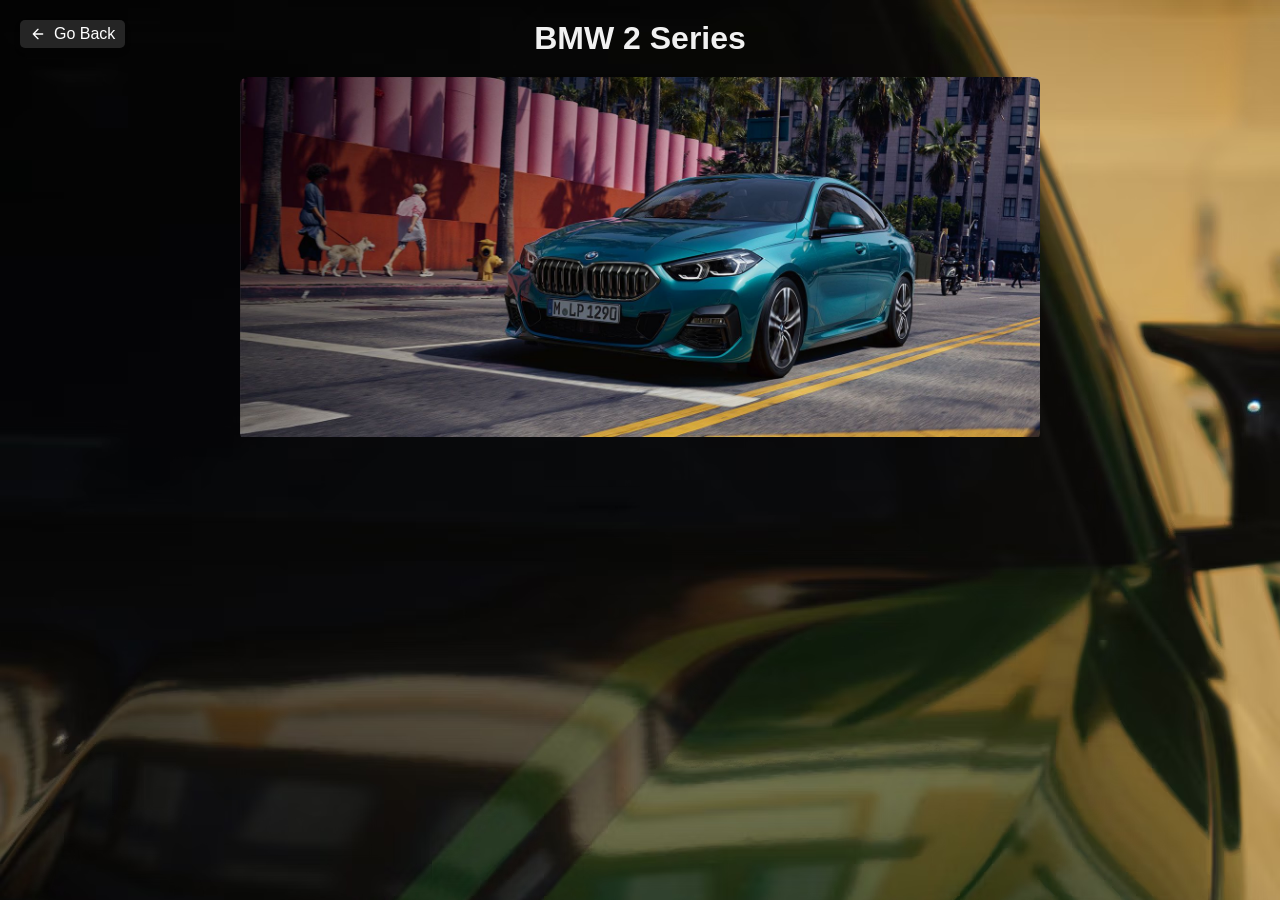
<file: car1.html>
<!DOCTYPE html>
<html lang="en">
<head>
    <meta charset="UTF-8">
    <meta name="viewport" content="width=device-width, initial-scale=1.0">
    <title>BMW Racing Cars</title>
    <style>
        /* General reset for the page */
        * {
            margin: 0;
            padding: 0;
            box-sizing: border-box;
            font-family: Arial, sans-serif;
        }

        body {
            background-image: url("back12.avif");
            color: #fff;
            display: flex;
            justify-content: center;
            align-items: center;
            flex-direction: column;
            padding: 20px;
        }

        h1 {
            margin-bottom: 20px;
            font-size: 2em;
            text-align: center;
            color: #f1f1f1;
        }

        button{
            color: white;
            background-color: rgba(0, 0, 0, 0.063);
        }
        button:hover{
            color: rgb(146, 144, 245);
        }


        .car-list {
            display: flex;
            flex-direction: column;
            gap: 20px;
            width: 100%;
            max-width: 800px;
        }

        .car-item {
            position: relative;
            overflow: hidden;
            cursor: pointer;
            border-radius: 8px;
            transition: transform 0.3s;
        }

        .car-item:hover {
            transform: scale(1.05);
        }

        .car-item img {
            width: 100%;
            height: auto;
            transition: transform 0.5s ease;
        }

        .car-item:hover img {
            transform: scale(1.1);
        }

        .car-info {
            position: absolute;
            bottom: 0;
            left: 0;
            width: 100%;
            padding: 20px;
            background: rgba(0, 0, 0, 0.7);
            color: #fff;
            opacity: 0;
            transition: opacity 0.5s ease;
        }

        .car-item:hover .car-info {
            opacity: 1;
        }

        .car-info h2 {
            font-size: 1.5em;
            margin: 0;
        }

        .car-info a {
            color: #ff9f00;
            text-decoration: none;
            font-weight: bold;
            font-size: 1em;
        }

        .car-info a:hover {
            text-decoration: underline;
        }
        /*back button corner */
.back-btn {
    position: fixed;
    top: 20px;
    left: 20px;
    background-color: #7676764c; 
    color: white;
    border: none;
    padding: 5px 10px;
    font-size: 16px;
    border-radius: 5px;
    cursor: pointer;
    text-decoration: none;
    display: flex;
    align-items: center;
    justify-content: center;
    box-shadow: 0 4px 6px rgba(0, 0, 0, 0.1);
}

.back-btn:hover {
    background-color: rgba(48, 48, 48, 0.681);
}


.back-btn svg {
    margin-right: 8px;
    width: 16px;
    height: 16px;
}    
    </style>
</head>
<body>

    <h1>BMW 2 Series</h1>
    <div class="car-list">

                <!-- BMW 2 series  -->
                <div class="car-item">
                    <a href="https://www.bmw.in/en/all-models/2-series/gran-coupe/2021/bmw-2-series-gran-coupe-overview.html" target="_blank" rel="noopener noreferrer">
                        <img src="pic2s_s.jpg" alt="BMW 2 Series">
                        <div class="car-info">
                            <h2>BMW 2</h2>
                            <p>The BMW 2 Series is a range of subcompact executive cars (C-segment) manufactured by BMW since the year 2014. The 2 Series was created when BMW spun-off the 2-door models (coupé and convertible) of the BMW 1 Series into a separate series.</p>
                            <button>Click to learn more</button>
                        </div>
                    </a>
                </div>
        <!-- Back Button -->
    <a href="javascript:history.back()" class="back-btn">
            <svg xmlns="http://www.w3.org/2000/svg" viewBox="0 0 24 24">
            <path d="M19 12H5m7 7l-7-7 7-7" stroke="white" stroke-width="2" fill="none" stroke-linecap="round" stroke-linejoin="round"/>
            </svg>
            Go Back
    </a>
    </div>
</body>
</html>
</file>
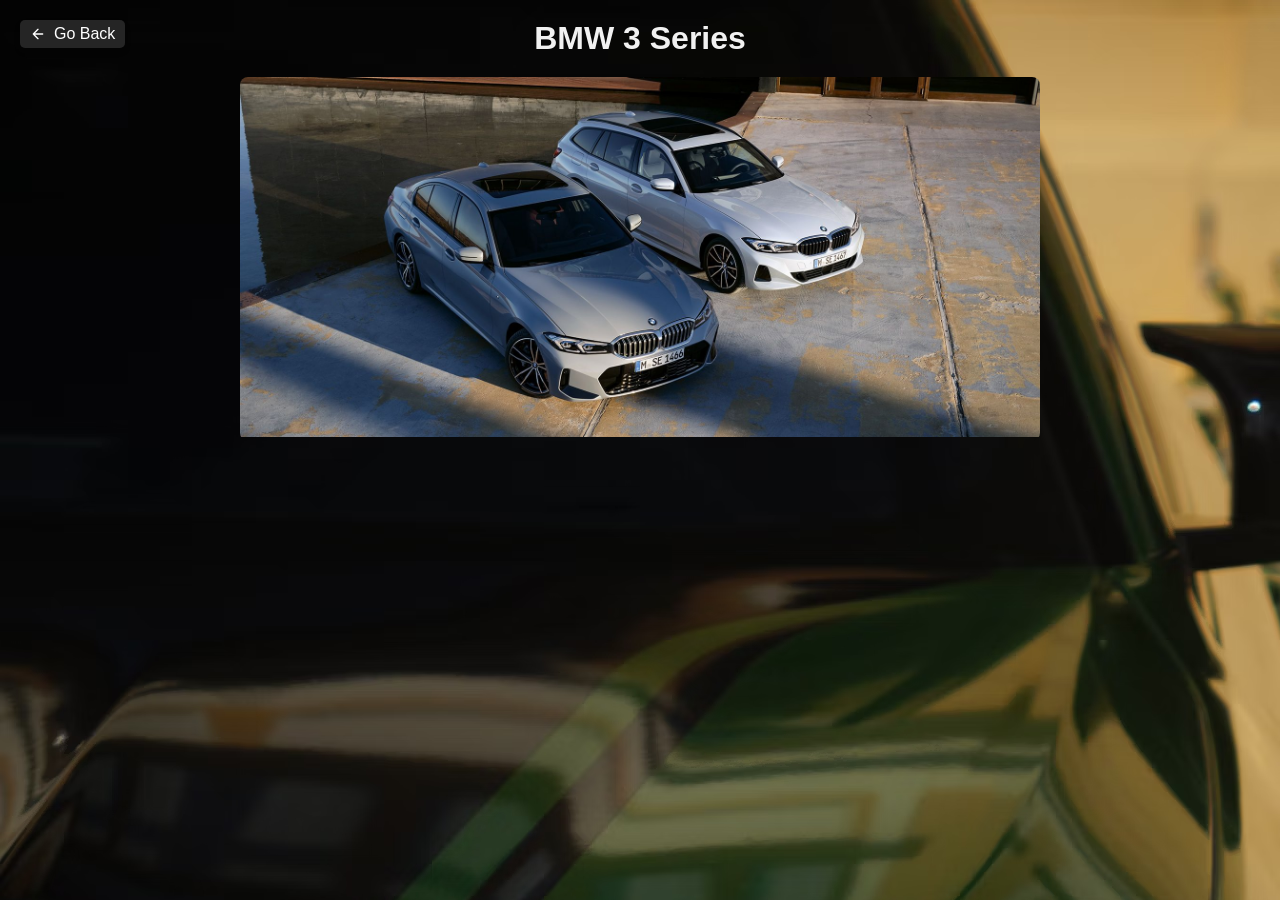
<file: car2.html>
<!DOCTYPE html>
<html lang="en">
<head>
    <meta charset="UTF-8">
    <meta name="viewport" content="width=device-width, initial-scale=1.0">
    <title>BMW Racing Cars Showcase</title>
    <style>
        /* General reset for the page */
        * {
            margin: 0;
            padding: 0;
            box-sizing: border-box;
            font-family: Arial, sans-serif;
        }

        body {
            background-image: url("back12.avif");
            color: #fff;
            display: flex;
            justify-content: center;
            align-items: center;
            flex-direction: column;
            padding: 20px;
        }

        h1 {
            margin-bottom: 20px;
            font-size: 2em;
            text-align: center;
            color: #f1f1f1;
        }

        button{
            color: white;
            background-color: rgba(0, 0, 0, 0.063);
        }
        button:hover{
            color: rgb(146, 144, 245);
        }

        .car-list {
            display: flex;
            flex-direction: column;
            gap: 20px;
            width: 100%;
            max-width: 800px;
        }

        .car-item {
            position: relative;
            overflow: hidden;
            cursor: pointer;
            border-radius: 8px;
            transition: transform 0.3s;
        }

        .car-item:hover {
            transform: scale(1.05);
        }

        .car-item img {
            width: 100%;
            height: auto;
            transition: transform 0.5s ease;
        }

        .car-item:hover img {
            transform: scale(1.1);
        }

        .car-info {
            position: absolute;
            bottom: 0;
            left: 0;
            width: 100%;
            padding: 20px;
            background: rgba(0, 0, 0, 0.7);
            color: #fff;
            opacity: 0;
            transition: opacity 0.5s ease;
        }

        .car-item:hover .car-info {
            opacity: 1;
        }

        .car-info h2 {
            font-size: 1.5em;
            margin: 0;
        }

        .car-info a {
            color: #ff9f00;
            text-decoration: none;
            font-weight: bold;
            font-size: 1em;
        }

        .car-info a:hover {
            text-decoration: underline;
        }
        /*back button corner */
.back-btn {
    position: fixed;
    top: 20px;
    left: 20px;
    background-color: #7676764c; 
    color: white;
    border: none;
    padding: 5px 10px;
    font-size: 16px;
    border-radius: 5px;
    cursor: pointer;
    text-decoration: none;
    display: flex;
    align-items: center;
    justify-content: center;
    box-shadow: 0 4px 6px rgba(0, 0, 0, 0.1);
}

.back-btn:hover {
    background-color: rgba(48, 48, 48, 0.681);
}


.back-btn svg {
    margin-right: 8px;
    width: 16px;
    height: 16px;
}    
    </style>
</head>
<body>

    <h1>BMW 3 Series</h1>
    <div class="car-list">

                <!-- BMW 3 series  -->
                <div class="car-item">
                    <a href="https://www.bmw.in/en/all-models/3-series.html" target="_blank" rel="noopener noreferrer">
                        <img src="pic3s_s.jpg" alt="BMW 3 Series">
                        <div class="car-info">
                            <h2>BMW 3</h2>
                            <p>The BMW 3 Series is a line of compact executive cars manufactured by the German automaker BMW since May 1975. It is the successor to the 02 Series and has been produced in seven generations.</p>
                            <button>Click to learn more</button>
                        </div>
                    </a>
                </div>
        <!-- Back Button -->
    <a href="javascript:history.back()" class="back-btn">
            <svg xmlns="http://www.w3.org/2000/svg" viewBox="0 0 24 24">
            <path d="M19 12H5m7 7l-7-7 7-7" stroke="white" stroke-width="2" fill="none" stroke-linecap="round" stroke-linejoin="round"/>
            </svg>
            Go Back
    </a>
    </div>
</body>
</html>
</file>
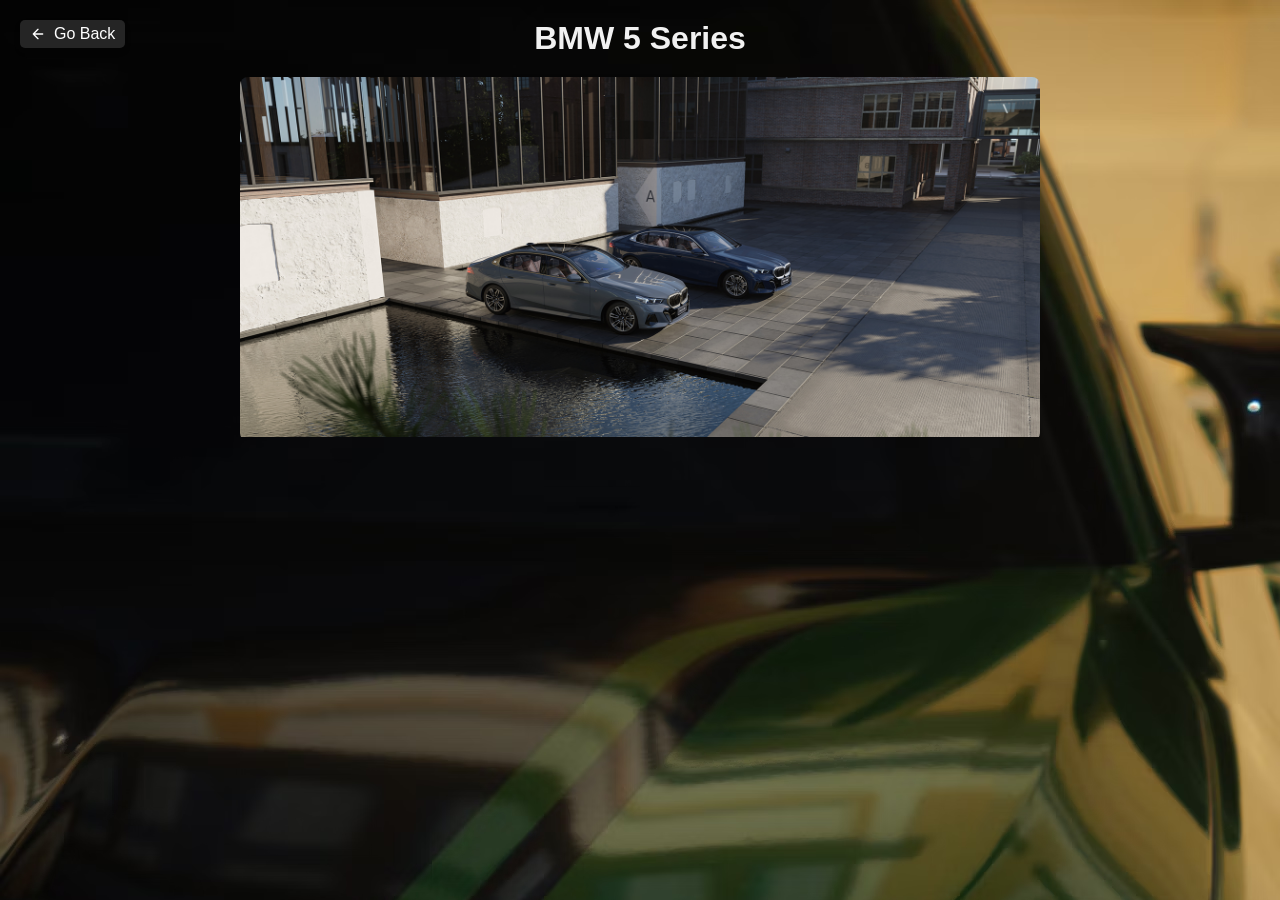
<file: car3.html>
<!DOCTYPE html>
<html lang="en">
<head>
    <meta charset="UTF-8">
    <meta name="viewport" content="width=device-width, initial-scale=1.0">
    <title>BMW Racing Cars Showcase</title>
    <style>
        /* General reset for the page */
        * {
            margin: 0;
            padding: 0;
            box-sizing: border-box;
            font-family: Arial, sans-serif;
        }

        body {
            background-image: url("back12.avif");
            color: #fff;
            display: flex;
            justify-content: center;
            align-items: center;
            flex-direction: column;
            padding: 20px;
        }

        h1 {
            margin-bottom: 20px;
            font-size: 2em;
            text-align: center;
            color: #f1f1f1;
        }

        button{
            color: white;
            background-color: rgba(0, 0, 0, 0.063);
        }
        button:hover{
            color: rgb(146, 144, 245);
        }

        .car-list {
            display: flex;
            flex-direction: column;
            gap: 20px;
            width: 100%;
            max-width: 800px;
        }

        .car-item {
            position: relative;
            overflow: hidden;
            cursor: pointer;
            border-radius: 8px;
            transition: transform 0.3s;
        }

        .car-item:hover {
            transform: scale(1.05);
        }

        .car-item img {
            width: 100%;
            height: auto;
            transition: transform 0.5s ease;
        }

        .car-item:hover img {
            transform: scale(1.1);
        }

        .car-info {
            position: absolute;
            bottom: 0;
            left: 0;
            width: 100%;
            padding: 20px;
            background: rgba(0, 0, 0, 0.7);
            color: #fff;
            opacity: 0;
            transition: opacity 0.5s ease;
        }

        .car-item:hover .car-info {
            opacity: 1;
        }

        .car-info h2 {
            font-size: 1.5em;
            margin: 0;
        }

        .car-info a {
            color: #ff9f00;
            text-decoration: none;
            font-weight: bold;
            font-size: 1em;
        }

        .car-info a:hover {
            text-decoration: underline;
        }
        /*back button corner */
.back-btn {
    position: fixed;
    top: 20px;
    left: 20px;
    background-color: #7676764c; 
    color: white;
    border: none;
    padding: 5px 10px;
    font-size: 16px;
    border-radius: 5px;
    cursor: pointer;
    text-decoration: none;
    display: flex;
    align-items: center;
    justify-content: center;
    box-shadow: 0 4px 6px rgba(0, 0, 0, 0.1);
}

.back-btn:hover {
    background-color: rgba(48, 48, 48, 0.681);
}


.back-btn svg {
    margin-right: 8px;
    width: 16px;
    height: 16px;
}    
    </style>
</head>
<body>

    <h1>BMW 5 Series</h1>
    <div class="car-list">

                <!-- BMW 5 series  -->
                <div class="car-item">
                    <a href="https://www.bmw-kunexclusive-bengaluru.in/new-cars/5-series-G-68?bmw_leadsource=5-series-Search-RC-Upcountry&utm_source=google&utm_medium=cpc&utm_campaign=GSN-BMW-5-series_RC-Upcountry&utm_content=5-series&gad_source=1&gclid=CjwKCAiA3Na5BhAZEiwAzrfagJLXd6oBPJji9gTkrLjrixKL4jBGFosDqLf8Bh38lUT3dBbtBXQjJRoCdN8QAvD_BwE" target="_blank" rel="noopener noreferrer">
                        <img src="pic5s_s.jpg" alt="BMW 5 Series">
                        <div class="car-info">
                            <h2>BMW 5</h2>
                            <p>The BMW 5 Series is an executive car manufactured and marketed by BMW since 1972. It is the successor to the BMW New Class sedans and is currently in its eighth generation. The car is sold as either a sedan or, since 1991</p>
                            <button>Click to learn more</button>
                        </div>
                    </a>
                </div>
        <!-- Back Button -->
    <a href="javascript:history.back()" class="back-btn">
            <svg xmlns="http://www.w3.org/2000/svg" viewBox="0 0 24 24">
            <path d="M19 12H5m7 7l-7-7 7-7" stroke="white" stroke-width="2" fill="none" stroke-linecap="round" stroke-linejoin="round"/>
            </svg>
            Go Back
    </a>
    </div>
</body>
</html>
</file>
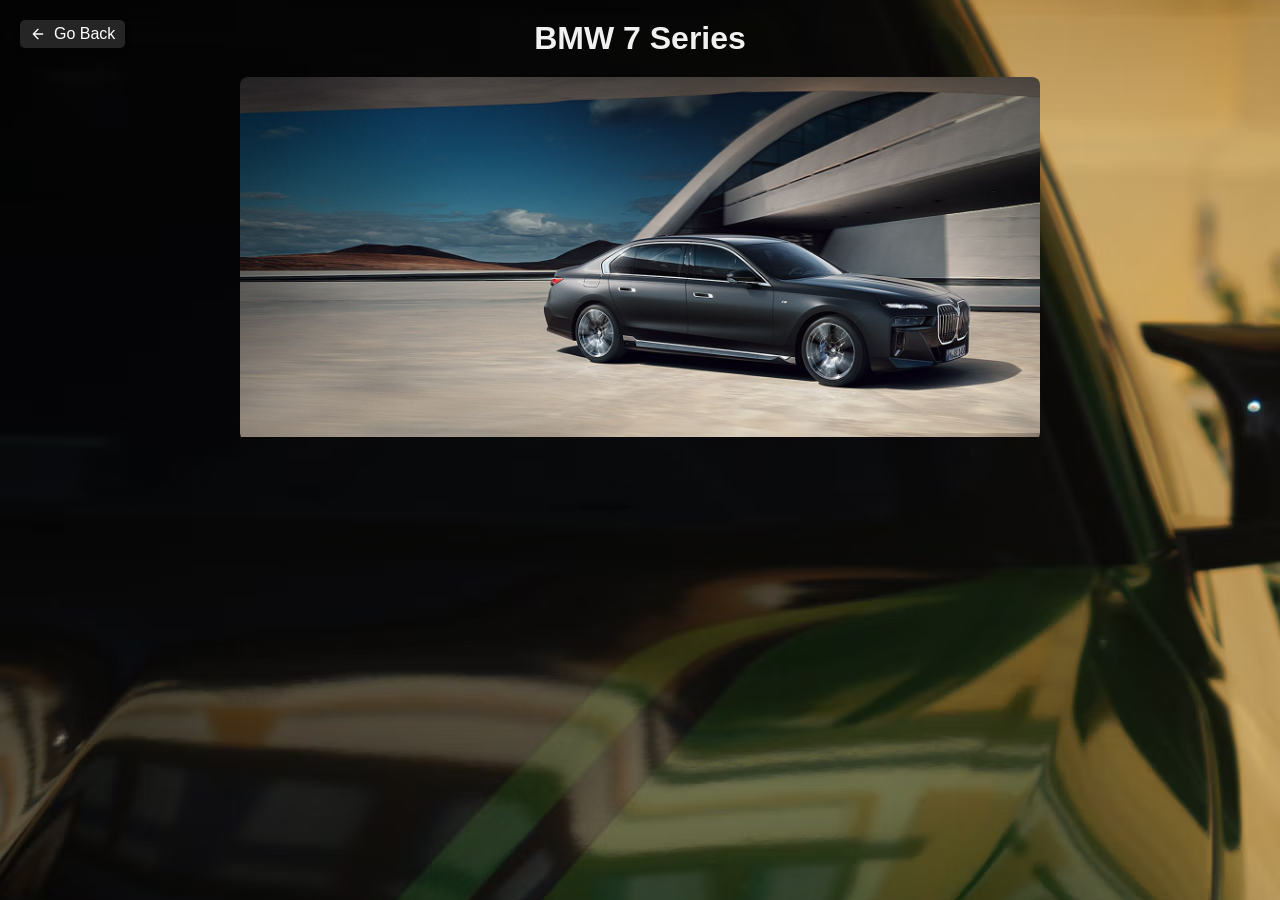
<file: car4.html>
<!DOCTYPE html>
<html lang="en">
<head>
    <meta charset="UTF-8">
    <meta name="viewport" content="width=device-width, initial-scale=1.0">
    <title>BMW Racing Cars Showcase</title>
    <style>
        /* General reset for the page */
        * {
            margin: 0;
            padding: 0;
            box-sizing: border-box;
            font-family: Arial, sans-serif;
        }

        body {
            background-image: url("back12.avif");
            color: #fff;
            display: flex;
            justify-content: center;
            align-items: center;
            flex-direction: column;
            padding: 20px;
        }

        h1 {
            margin-bottom: 20px;
            font-size: 2em;
            text-align: center;
            color: #f1f1f1;
        }

        button{
            color: white;
            background-color: rgba(0, 0, 0, 0.063);
        }
        button:hover{
            color: rgb(146, 144, 245);
        }


        .car-list {
            display: flex;
            flex-direction: column;
            gap: 20px;
            width: 100%;
            max-width: 800px;
        }

        .car-item {
            position: relative;
            overflow: hidden;
            cursor: pointer;
            border-radius: 8px;
            transition: transform 0.3s;
        }

        .car-item:hover {
            transform: scale(1.05);
        }

        .car-item img {
            width: 100%;
            height: auto;
            transition: transform 0.5s ease;
        }

        .car-item:hover img {
            transform: scale(1.1);
        }

        .car-info {
            position: absolute;
            bottom: 0;
            left: 0;
            width: 100%;
            padding: 20px;
            background: rgba(0, 0, 0, 0.7);
            color: #fff;
            opacity: 0;
            transition: opacity 0.5s ease;
        }

        .car-item:hover .car-info {
            opacity: 1;
        }

        .car-info h2 {
            font-size: 1.5em;
            margin: 0;
        }

        .car-info a {
            color: #ff9f00;
            text-decoration: none;
            font-weight: bold;
            font-size: 1em;
        }

        .car-info a:hover {
            text-decoration: underline;
        }
        /*back button corner */
.back-btn {
    position: fixed;
    top: 20px;
    left: 20px;
    background-color: #7676764c; 
    color: white;
    border: none;
    padding: 5px 10px;
    font-size: 16px;
    border-radius: 5px;
    cursor: pointer;
    text-decoration: none;
    display: flex;
    align-items: center;
    justify-content: center;
    box-shadow: 0 4px 6px rgba(0, 0, 0, 0.1);
}

.back-btn:hover {
    background-color: rgba(48, 48, 48, 0.681);
}


.back-btn svg {
    margin-right: 8px;
    width: 16px;
    height: 16px;
}    
    </style>
</head>
<body>

    <h1>BMW 7 Series</h1>
    <div class="car-list">

                <!-- BMW 7 series  -->
                <div class="car-item">
                    <a href="https://www.bmw.in/en/all-models/7-series/sedan/2022/bmw-7-series-sedan-highlights.html" target="_blank" rel="noopener noreferrer">
                        <img src="pic7s_s.jpg" alt="BMW 7 Series">
                        <div class="car-info">
                            <h2>BMW 7</h2>
                                 <p>The BMW 7 Series is a full-size luxury sedan manufactured and marketed by the German automaker BMW since 1977. It is the successor to the BMW E3 "New Six" sedan and is now in its seventh generation.</p>
                            <button>Click to learn more</button>
                        </div>
                    </a>
                </div>
        <!-- Back Button -->
    <a href="javascript:history.back()" class="back-btn">
            <svg xmlns="http://www.w3.org/2000/svg" viewBox="0 0 24 24">
            <path d="M19 12H5m7 7l-7-7 7-7" stroke="white" stroke-width="2" fill="none" stroke-linecap="round" stroke-linejoin="round"/>
            </svg>
            Go Back
    </a>
    </div>
</body>
</html>
</file>
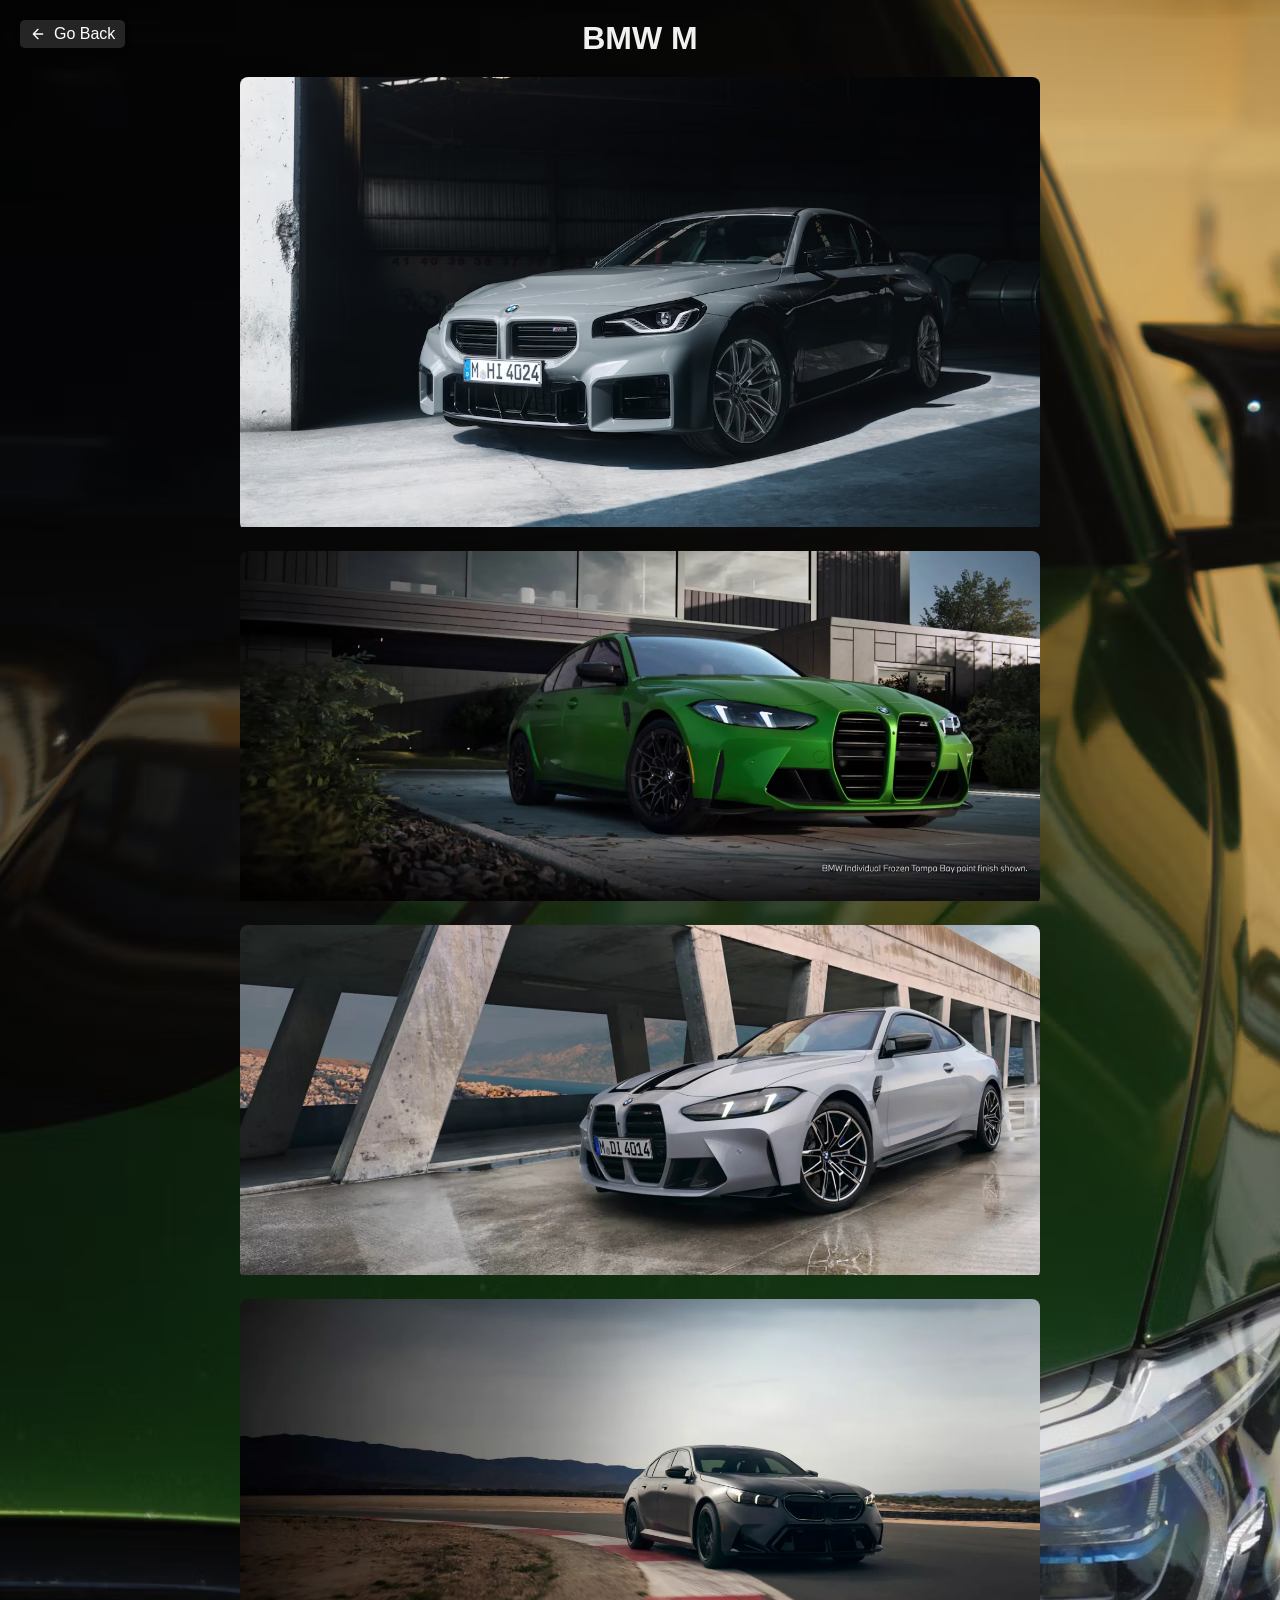
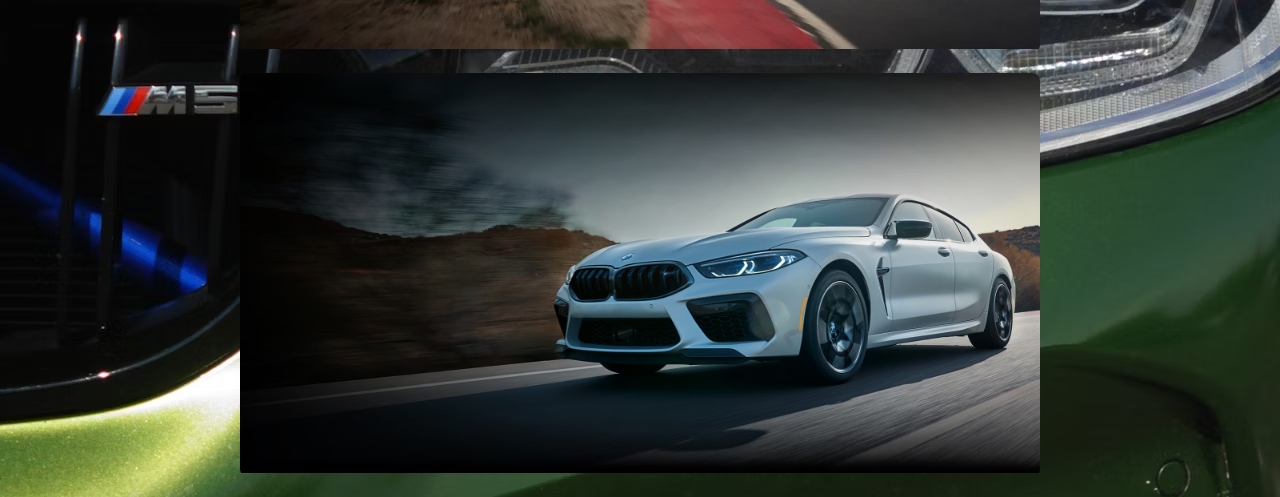
<file: car5.html>
<!DOCTYPE html>
<html lang="en">
<head>
    <meta charset="UTF-8">
    <meta name="viewport" content="width=device-width, initial-scale=1.0">
    <title>BMW Racing Cars Showcase</title>
    <style>
        /* General reset for the page */
        * {
            margin: 0;
            padding: 0;
            box-sizing: border-box;
            font-family: Arial, sans-serif;
        }

        body {
            background-image: url("back12.avif");
            color: #fff;
            display: flex;
            justify-content: center;
            align-items: center;
            flex-direction: column;
            padding: 20px;
        }

        h1 {
            margin-bottom: 20px;
            font-size: 2em;
            text-align: center;
            color: #f1f1f1;
        }

        button{
            color: white;
            background-color: rgba(0, 0, 0, 0.063);
        }
        button:hover{
            color: rgb(146, 144, 245);
        }

        .car-list {
            display: flex;
            flex-direction: column;
            gap: 20px;
            width: 100%;
            max-width: 800px;
        }

        .car-item {
            position: relative;
            overflow: hidden;
            cursor: pointer;
            border-radius: 8px;
            transition: transform 0.3s;
        }

        .car-item:hover {
            transform: scale(1.05);
        }

        .car-item img {
            width: 100%;
            height: auto;
            transition: transform 0.5s ease;
        }

        .car-item:hover img {
            transform: scale(1.1);
        }

        .car-info {
            position: absolute;
            bottom: 0;
            left: 0;
            width: 100%;
            padding: 20px;
            background: rgba(0, 0, 0, 0.7);
            color: #fff;
            opacity: 0;
            transition: opacity 0.5s ease;
        }

        .car-item:hover .car-info {
            opacity: 1;
        }

        .car-info h2 {
            font-size: 1.5em;
            margin: 0;
        }

        .car-info a {
            color: #ff9f00;
            text-decoration: none;
            font-weight: bold;
            font-size: 1em;
        }

        .car-info a:hover {
            text-decoration: underline;
        }
        /*back button corner */
.back-btn {
    position: fixed;
    top: 20px;
    left: 20px;
    background-color: #7676764c; 
    color: white;
    border: none;
    padding: 5px 10px;
    font-size: 16px;
    border-radius: 5px;
    cursor: pointer;
    text-decoration: none;
    display: flex;
    align-items: center;
    justify-content: center;
    box-shadow: 0 4px 6px rgba(0, 0, 0, 0.1);
}

.back-btn:hover {
    background-color: rgba(48, 48, 48, 0.681);
}


.back-btn svg {
    margin-right: 8px;
    width: 16px;
    height: 16px;
}    
    </style>
</head>
<body>

    <h1>BMW M</h1>
    <div class="car-list">

                <!-- BMW M2  -->
                <div class="car-item">
                    <a href="https://www.bmw-m.com/en/all-models/overview-m-and-m-performance/bmw-m2/2024/bmw-m2.html" target="_blank" rel="noopener noreferrer">
                        <img src="m211s.avif" alt="BMW M2">
                        <div class="car-info">
                            <h2>BMW M2</h2>
                            <p>The BMW M2 is a high-performance version of the BMW 2 Series automobile developed by BMW's motorsport division, BMW M GmbH. As the 2 Series replaced the 1 Series coupé and convertible models, the first-generation M2 was marketed as the most basic M model in the range</p>
                            <button>Click to learn more</button>
                        </div>
                    </a>
                </div>

                <!-- BMW M3  -->
                <div class="car-item">
                    <a href="https://www.bmwusa.com/vehicles/m-series/m3-series/bmw-m3-sedan.html" target="_blank" rel="noopener noreferrer">
                        <img src="m311s.webp" alt="BMW M3">
                        <div class="car-info">
                            <h2>BMW M3</h2>
                            <p>The BMW M3 is a high-performance version of the BMW 3 Series, developed by BMW's in-house motorsport division, BMW M GmbH. M3 models have been produced for every generation of 3 Series since the E30 M3 was introduced in 1986</p>
                            <button>Click to learn more</button>
                        </div>
                    </a>
                </div>

                <!-- BMW M4  -->
                <div class="car-item">
                    <a href="https://www.bmw.in/en/all-models/m-series/bmw-4-series-m-models/bmw-m4-coupe.html" target="_blank" rel="noopener noreferrer">
                        <img src="m411s.webp" alt="BMW M4">
                        <div class="car-info">
                            <h2>BMW M4</h2>
                            <p>The BMW M4 is a high-performance version of the BMW 4 Series automobile developed by BMW's motorsport division, BMW M, that has been built since 2014. As part of the renumbering that splits the coupé and convertible variants of the 3 Series into the 4 Series, the M4 replaced those variants of the BMW M3. Upgrades over the standard BMW 4 Series include an upgraded engine, suspension, exhaust system, brakes and weight reduction measures including increased use of carbon fiber, such as on the roof of the car</p>
                            <button>Click to learn more</button>
                        </div>
                    </a>
                </div>

                <!-- BMW M5  -->
                <div class="car-item">
                    <a href="https://www.bmwusa.com/vehicles/m-series/m5-series/bmw-m5-sedan.html" target="_blank" rel="noopener noreferrer">
                        <img src="m511s.webp" alt="BMW M5">
                        <div class="car-info">
                            <h2>BMW M5</h2>
                            <p>The BMW M5 is a high-performance variant of the BMW 5 Series marketed under the BMW M sub-brand. It is considered an iconic vehicle in the sports saloon category.The M5 has always been produced in the saloon (sedan, US English) body style</p>
                            <button>Click to learn more</button>
                        </div>
                    </a>
                </div>

                <!-- BMW M8  -->
                <div class="car-item">
                    <a href="https://www.bmwusa.com/vehicles/m-models/m8-gran-coupe/overview.html" target="_blank" rel="noopener noreferrer">
                        <img src="m811s.avif" alt="BMW M8">
                        <div class="car-info">
                            <h2>BMW M8</h2>
                            <p>The BMW M8 is the high-performance version of the BMW 8 Series (G15) marketed under the BMW M sub-brand. <b></b>introduced in June 2019, the M8 was initially produced in the 2-door convertible (F91 model code) and 2-door coupe (F92 model code) body styles. A 4-door sedan (F93 model code, marketed as 'Gran Coupe') body style was added to the lineup in October 2019.The M8 is powered by the BMW S63 twin-turbocharged V8 engine shared with the BMW M5 (F90).</p>
                            <button>Click to learn more</button>
                        </div>
                    </a>
                </div>

        <!-- Back Button -->
    <a href="javascript:history.back()" class="back-btn">
            <svg xmlns="http://www.w3.org/2000/svg" viewBox="0 0 24 24">
            <path d="M19 12H5m7 7l-7-7 7-7" stroke="white" stroke-width="2" fill="none" stroke-linecap="round" stroke-linejoin="round"/>
            </svg>
            Go Back
    </a>
    </div>
</body>
</html>
</file>
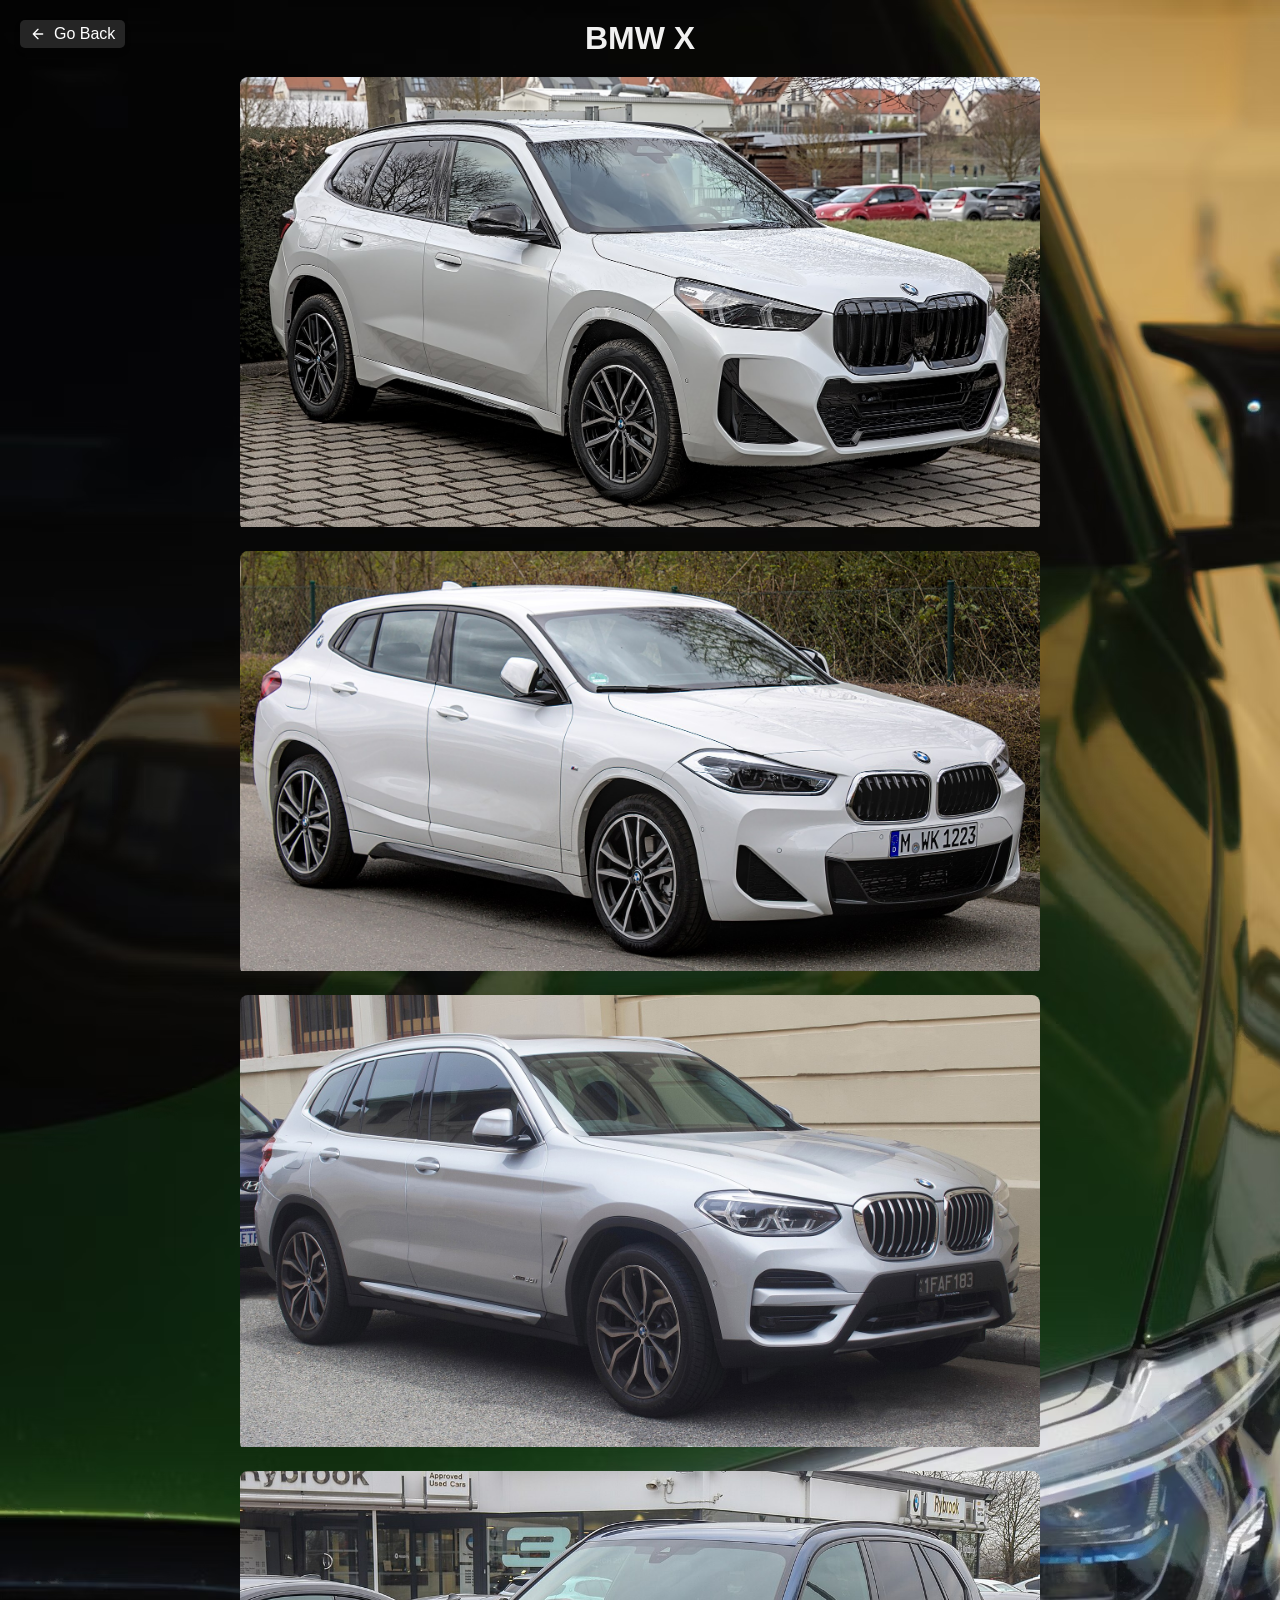
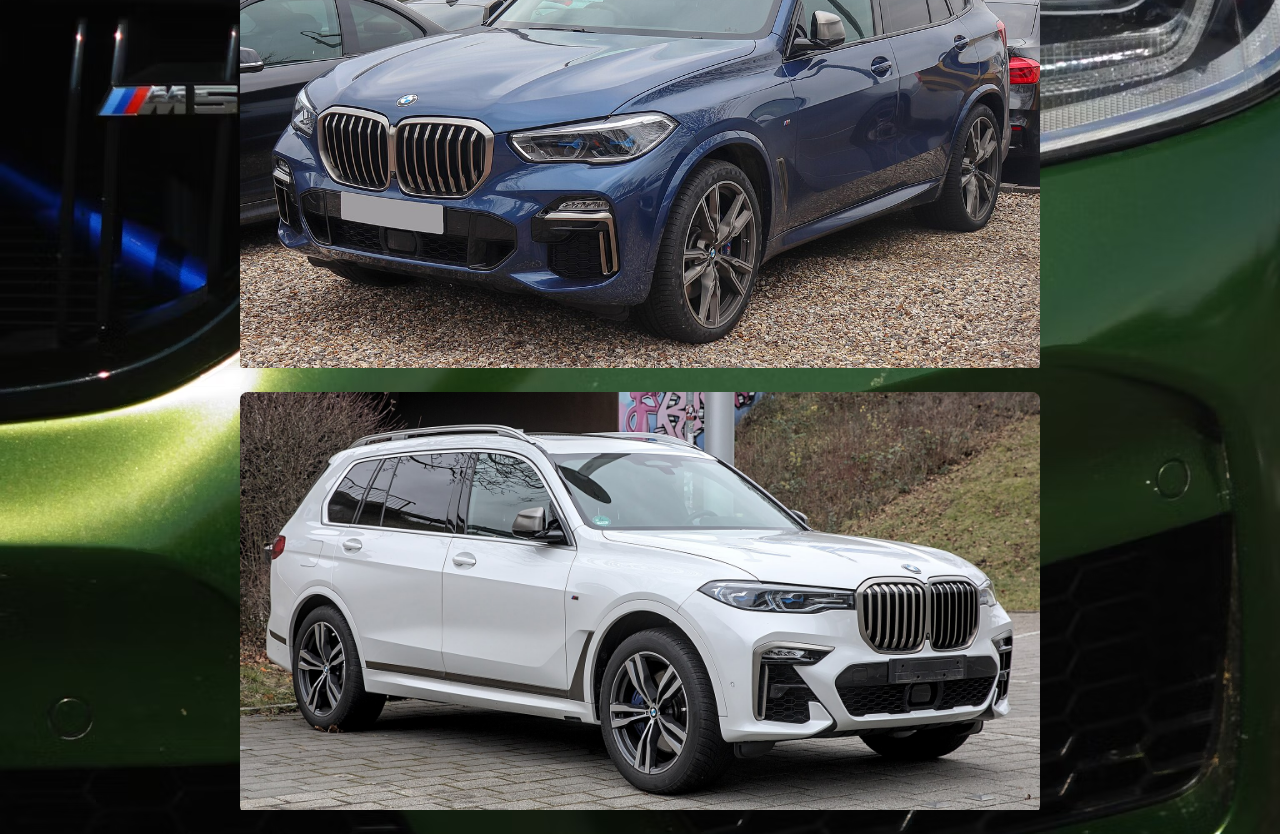
<file: car6.html>
<!DOCTYPE html>
<html lang="en">
<head>
    <meta charset="UTF-8">
    <meta name="viewport" content="width=device-width, initial-scale=1.0">
    <title>BMW Racing Cars Showcase</title>
    <style>
        /* General reset for the page */
        * {
            margin: 0;
            padding: 0;
            box-sizing: border-box;
            font-family: Arial, sans-serif;
        }

        body {
            background-image: url("back12.avif");
            color: #fff;
            display: flex;
            justify-content: center;
            align-items: center;
            flex-direction: column;
            padding: 20px;
        }

        h1 {
            margin-bottom: 20px;
            font-size: 2em;
            text-align: center;
            color: #f1f1f1;
        }

        button{
            color: white;
            background-color: rgba(0, 0, 0, 0.063);
        }
        button:hover{
            color: rgb(146, 144, 245);
        }

        .car-list {
            display: flex;
            flex-direction: column;
            gap: 20px;
            width: 100%;
            max-width: 800px;
        }

        .car-item {
            position: relative;
            overflow: hidden;
            cursor: pointer;
            border-radius: 8px;
            transition: transform 0.3s;
        }

        .car-item:hover {
            transform: scale(1.05);
        }

        .car-item img {
            width: 100%;
            height: auto;
            transition: transform 0.5s ease;
        }

        .car-item:hover img {
            transform: scale(1.1);
        }

        .car-info {
            position: absolute;
            bottom: 0;
            left: 0;
            width: 100%;
            padding: 20px;
            background: rgba(0, 0, 0, 0.7);
            color: #fff;
            opacity: 0;
            transition: opacity 0.5s ease;
        }

        .car-item:hover .car-info {
            opacity: 1;
        }

        .car-info h2 {
            font-size: 1.5em;
            margin: 0;
        }

        .car-info a {
            color: #ff9f00;
            text-decoration: none;
            font-weight: bold;
            font-size: 1em;
        }

        .car-info a:hover {
            text-decoration: underline;
        }
        /*back button corner */
.back-btn {
    position: fixed;
    top: 20px;
    left: 20px;
    background-color: #7676764c; 
    color: white;
    border: none;
    padding: 5px 10px;
    font-size: 16px;
    border-radius: 5px;
    cursor: pointer;
    text-decoration: none;
    display: flex;
    align-items: center;
    justify-content: center;
    box-shadow: 0 4px 6px rgba(0, 0, 0, 0.1);
}

.back-btn:hover {
    background-color: rgba(48, 48, 48, 0.681);
}


.back-btn svg {
    margin-right: 8px;
    width: 16px;
    height: 16px;
}    
    </style>
</head>
<body>

    <h1>BMW X</h1>
    <div class="car-list">

                <!-- BMW X1  -->
                <div class="car-item">
                    <a href="https://en.wikipedia.org/wiki/BMW_X1" target="_blank" rel="noopener noreferrer">
                        <img src="bmwx1s.jpg" alt="BMW X1">
                        <div class="car-info">
                            <h2>BMW x1</h2>
                            <p>The BMW X1 is a compact crossover SUV produced by the German automaker BMW since 2009. The first-generation X1 was based on the E90 3 Series and offered rear-wheel drive layout as standard. At its introduction in 2009, it was positioned as the smallest SUV in BMW line-up, below the X3 prior to the launch of the smaller X2. The X1 essentially is aiming a wider range of customers due to its smaller size, increased efficiency, and a lower price tag due to the all-wheel drive layout (xDrive) being optional.</p>
                            <button>Click to learn more</button>
                        </div>
                    </a>
                </div>

                <!-- BMW X2  -->
                <div class="car-item">
                    <a href="https://en.wikipedia.org/wiki/BMW_X2" target="_blank" rel="noopener noreferrer">
                        <img src="bmwX2.jpg" alt="BMW X2">
                        <div class="car-info">
                            <h2>BMW X2</h2>
                            <p>The BMW X2 is a subcompact luxury crossover SUV produced by BMW since 2017. It is marketed as a sports activity coupé (SAC), it is considered a sportier and less practical alternative to the X1, as is the case with other even-numbered X models with its respective counterparts.[1]</p>
                            <button>Click to learn more</button>
                        </div>
                    </a>
                </div>

                <!-- BMW x3  -->
                <div class="car-item">
                    <a href="https://en.wikipedia.org/wiki/BMW_X3" target="_blank" rel="noopener noreferrer">
                        <img src="bmwXX3s.jpg" alt="BMW X3">
                        <div class="car-info">
                            <h2>BMW X3</h2>
                            <p>The BMW X3 is an SUV manufactured by BMW since 2003, based on the BMW 3 Series platform. Now in its fourth generation, BMW markets the car as a Sports Activity Vehicle, the company's proprietary descriptor for its X-line luxury vehicles.</p>
                            <button>Click to learn more</button>
                        </div>
                    </a>
                </div>

                <!-- BMW x5  -->
                <div class="car-item">
                    <a href="https://en.wikipedia.org/wiki/BMW_X5" target="_blank" rel="noopener noreferrer">
                        <img src="bmwxx5s.jpg" alt="BMW X5">
                        <div class="car-info">
                            <h2>BMW x5</h2>
                            <p>The BMW X5 is a mid-size luxury crossover SUV produced by BMW.[1] The X5 made its debut in 1999 as the E53 model. It was BMW's first SUV. At launch, it featured all-wheel drive and was available with either a manual or automatic gearbox. The second generation was launched in 2006, and was known internally as the E70. The E70 featured the torque-split capable xDrive all-wheel drive system mated to an automatic gearbox. In 2009, the X5 M performance variant was released as a 2010 model.[2]</p>
                            <button>Click to learn more</button>
                        </div>
                    </a>
                </div>

                <!-- BMW x7  -->
                <div class="car-item">
                    <a href="https://en.wikipedia.org/wiki/BMW_X7" target="_blank" rel="noopener noreferrer">
                        <img src="bmwx7s.jpg" alt="BMW X7">
                        <div class="car-info">
                            <h2>BMW X7</h2>
                            <p>The BMW X7 is a full-size luxury crossover sport utility vehicle manufactured by BMW. It is BMW's largest and 2nd most expensive SUV in its line-up.[3]

                                The X7 was first announced by BMW in March 2014.[4] It was officially unveiled on October 17, 2018, with pre-orders being taken online. The X7 has been available at dealers since March 2019.[5]</p>
                            <button>Click to learn more</button>
                        </div>
                    </a>
                </div>

        <!-- Back Button -->
    <a href="javascript:history.back()" class="back-btn">
            <svg xmlns="http://www.w3.org/2000/svg" viewBox="0 0 24 24">
            <path d="M19 12H5m7 7l-7-7 7-7" stroke="white" stroke-width="2" fill="none" stroke-linecap="round" stroke-linejoin="round"/>
            </svg>
            Go Back
    </a>
    </div>
</body>
</html>
</file>
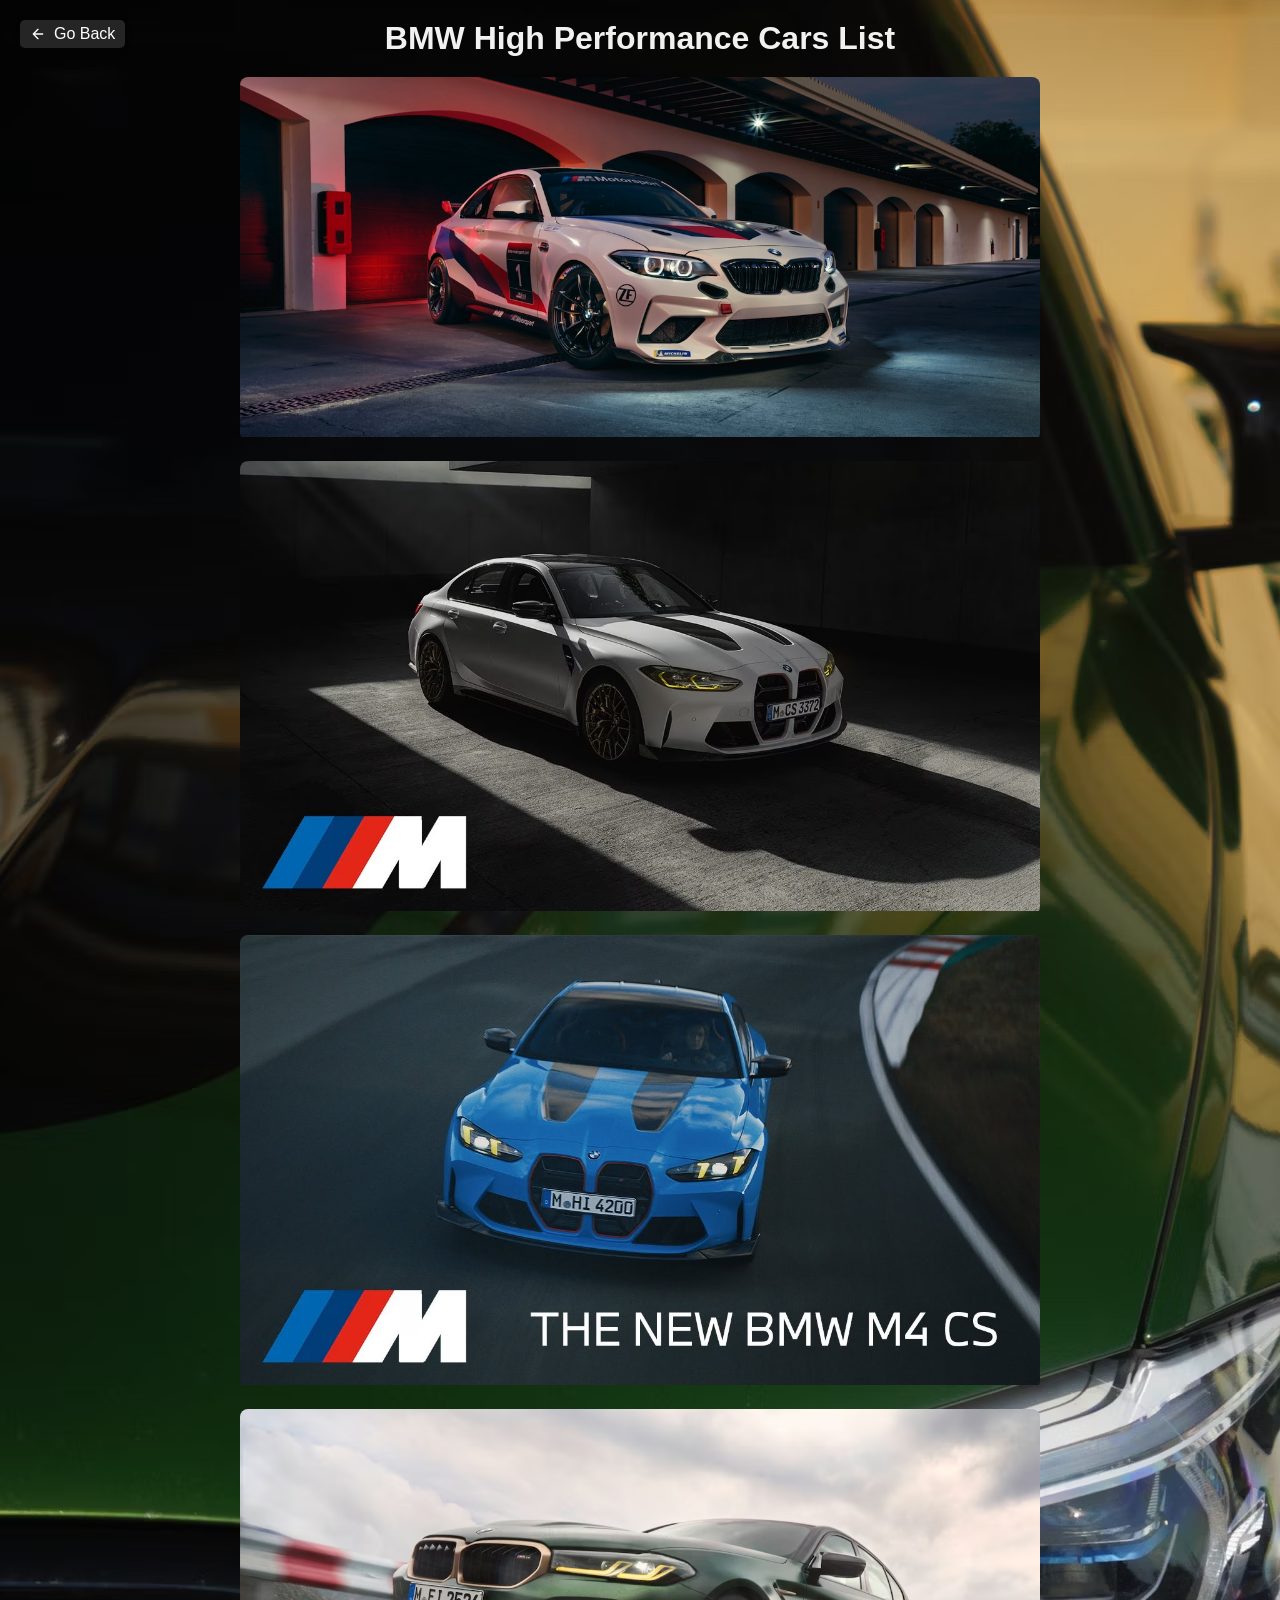
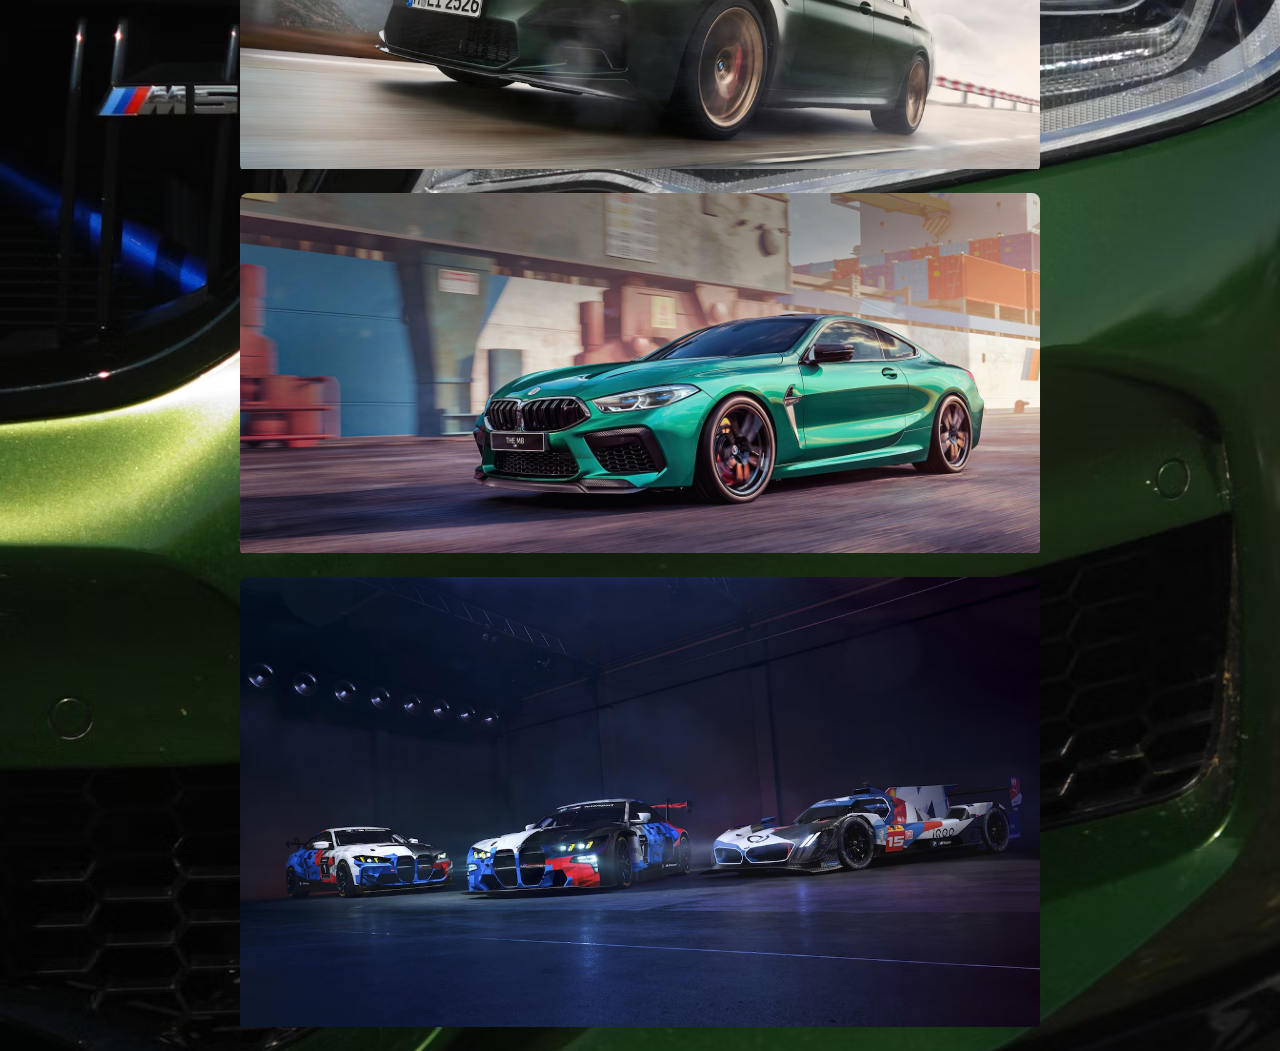
<file: sports.html>
<!DOCTYPE html>
<html lang="en">
<head>
    <meta charset="UTF-8">
    <meta name="viewport" content="width=device-width, initial-scale=1.0">
    <title>BMW Racing Cars Showcase</title>
    <style>
        /* General reset for the page */
        * {
            margin: 0;
            padding: 0;
            box-sizing: border-box;
            font-family: Arial, sans-serif;
        }

        body {
            background-image: url("back12.avif");
            color: #fff;
            display: flex;
            justify-content: center;
            align-items: center;
            flex-direction: column;
            padding: 20px;
        }

        h1 {
            margin-bottom: 20px;
            font-size: 2em;
            text-align: center;
            color: #f1f1f1;
        }

        .car-list {
            display: flex;
            flex-direction: column;
            gap: 20px;
            width: 100%;
            max-width: 800px;
        }

        .car-item {
            position: relative;
            overflow: hidden;
            cursor: pointer;
            border-radius: 8px;
            transition: transform 0.3s;
        }

        .car-item:hover {
            transform: scale(1.05);
        }

        .car-item img {
            width: 100%;
            height: auto;
            transition: transform 0.5s ease;
        }

        .car-item:hover img {
            transform: scale(1.1);
        }

        .car-info {
            position: absolute;
            bottom: 0;
            left: 0;
            width: 100%;
            padding: 20px;
            background: rgba(0, 0, 0, 0.7);
            color: #fff;
            opacity: 0;
            transition: opacity 0.5s ease;
        }

        .car-item:hover .car-info {
            opacity: 1;
        }

        .car-info h2 {
            font-size: 1.5em;
            margin: 0;
        }

        .car-info a {
            color: #ff9f00;
            text-decoration: none;
            font-weight: bold;
            font-size: 1em;
        }

        .car-info a:hover {
            text-decoration: underline;
        }
        /*back button corner */
.back-btn {
    position: fixed;
    top: 20px;
    left: 20px;
    background-color: #7676764c; 
    color: white;
    border: none;
    padding: 5px 10px;
    font-size: 16px;
    border-radius: 5px;
    cursor: pointer;
    text-decoration: none;
    display: flex;
    align-items: center;
    justify-content: center;
    box-shadow: 0 4px 6px rgba(0, 0, 0, 0.1);
}

.back-btn:hover {
    background-color: rgba(48, 48, 48, 0.681);
}


.back-btn svg {
    margin-right: 8px;
    width: 16px;
    height: 16px;
}    
    </style>
</head>
<body>

    <h1>BMW High Performance Cars List</h1>
    <div class="car-list">

                <!-- BMW M2  -->
                <div class="car-item">
                    <a href="https://www.bmw-m.com/en/fastlane/motorsport/race-cars/bmw-m2-cs-racing.html" target="_blank" rel="noopener noreferrer">
                        <img src="m2CSsp.jpg" alt="BMW M2">
                        <div class="car-info">
                            <h2>BMW M2</h2>
                            <p>Click to learn more</p>
                        </div>
                    </a>
                </div>

        <!-- BMW M3  -->
        <div class="car-item">
            <a href="https://www.bmw-m.com/en/topics/magazine-article-pool/bmw-m3-cs-g80.html" target="_blank" rel="noopener noreferrer">
                <img src="m3CSsp1.avif" alt="BMW M3">
                <div class="car-info">
                    <h2>BMW M3</h2>
                    <p>Click to learn more</p>
                </div>
            </a>
        </div>

        <!-- M4 CS -->
        <div class="car-item">
            <a href="https://www.bmw-m.com/en/all-models/overview-m-and-m-performance/bmw-m4-cs/2024/bmw-m4-cs.html" target="_blank" rel="noopener noreferrer">
                <img src="m4CSsp1.avif" alt="BMW M4">
                <div class="car-info">
                    <h2>BMW M4 CS</h2>
                    <p>Click to learn more</p>
                </div>
            </a>
        </div>

    <!-- M5 CS -->
        <div class="car-item">
            <a href="https://www.bmw-m.com/en/topics/magazine-article-pool/bmw-m5-cs-2021.html" target="_blank" rel="noopener noreferrer">
                <img src="m5CSsp1.avif" alt="BMW M5 CS">
                <div class="car-info">
                    <h2>BMW M5 CS</h2>
                    <p>Click to learn more</p>
                </div>
            </a>
        </div>

    <!-- M8 CS -->
    <div class="car-item">
        <a href="https://www.bmw.in/en/all-models/m-series/m8-coupe/2022/bmw-m8-competition-coupe-overview.html" target="_blank" rel="noopener noreferrer">
            <img src="m8CSsp1.jpg" alt="BMW M8 CS">
            <div class="car-info">
                <h2>BMW M8 CS</h2>
                <p>Click to learn more</p>
            </div>
        </a>
    </div>

        <!-- M8 CS -->
        <div class="car-item">
            <a href="https://www.bmw-m.com/en/fastlane/motorsport/motorsport.html" target="_blank" rel="noopener noreferrer">
                <img src="msports1.avif" alt="BMW Motorsport">
                <div class="car-info">
                    <h2>More about BMW Track cars</h2>
                    <p>Click to learn more</p>
                </div>
            </a>
        </div>

    </div>
            <!-- Back Button -->
            <a href="javascript:history.back()" class="back-btn">
                <svg xmlns="http://www.w3.org/2000/svg" viewBox="0 0 24 24">
                    <path d="M19 12H5m7 7l-7-7 7-7" stroke="white" stroke-width="2" fill="none" stroke-linecap="round" stroke-linejoin="round"/>
                </svg>
                Go Back
            </a>
        
</body>
</html>
</file>
